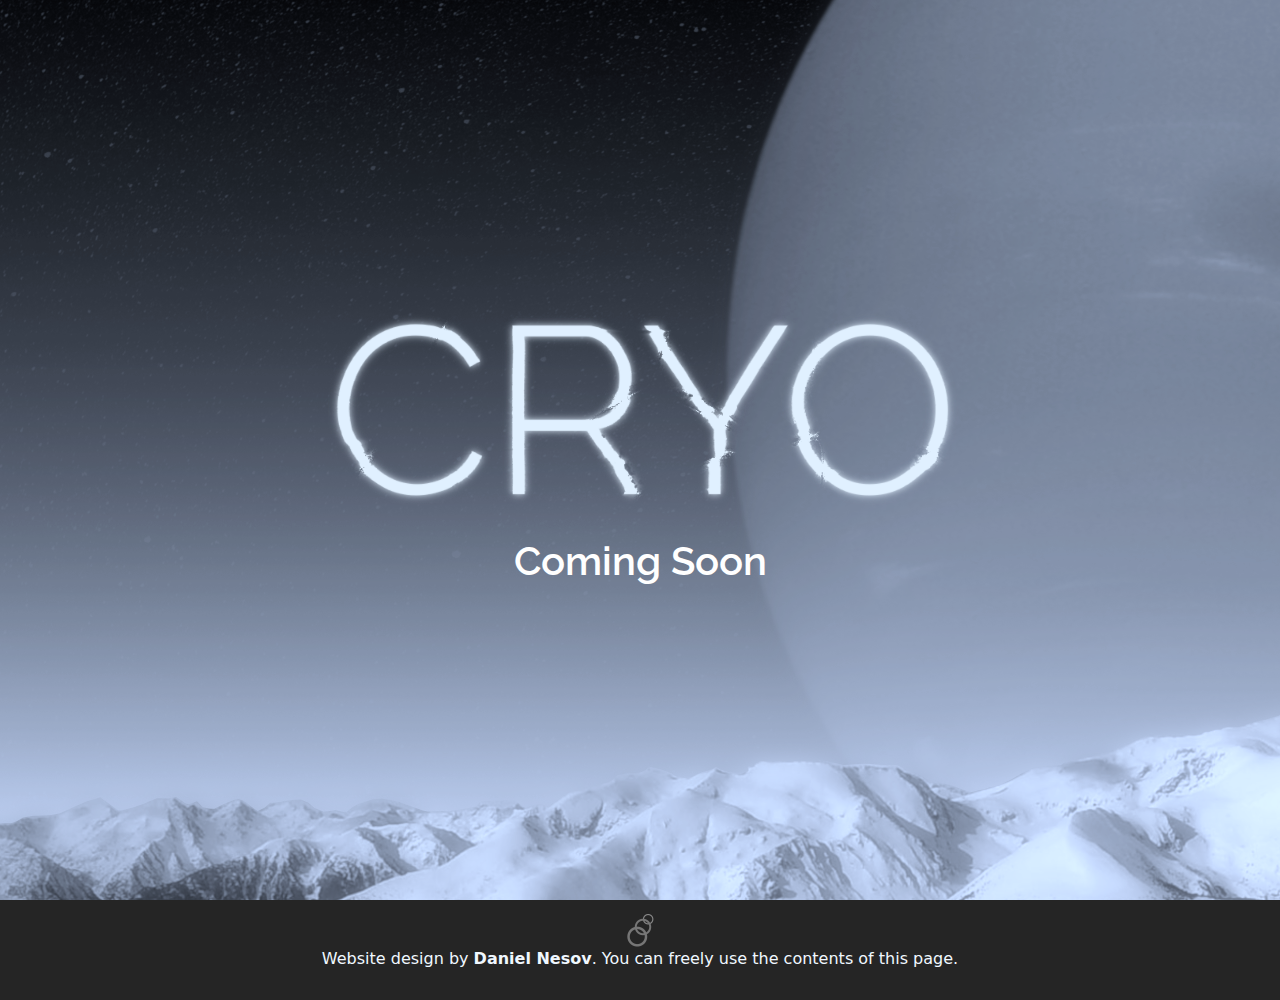
<file: cryo/index.html>
<meta name="viewport" content="width=device-width, initial-scale=1.0">

<!-- MADELINE -->
<head>
    <title>CRYO</title>
    <link rel="stylesheet" href="./assets/bootstrap.min.css">
    <link rel="stylesheet" href="assets/style.css">
</head>

<body>
    <!-- Title -->
    <div id="title" class="container-fluid"
        style="height: 100%; background-image: url(./assets/images/triton.png); background-repeat: no-repeat; background-position: left;">
        <div style="position: absolute; left:50%; top: 50%; transform: translate(-50%, -50%);">
            <img src="assets/images/cryo_text_cropped.png" class="img-fluid" style="width: 100%;">
            <div style="margin-top: 5%;" align="center">
                <h1>Coming Soon</h1>
            </div>
        </div>
    </div>

    <footer class="container-fluid" style="background-color: rgb(37, 37, 37); color: aliceblue; padding: 1%;">
        <div align="center">
            <a href="https://teamastrum.github.io"><img src="./assets/icons/astrum.png"></a>
            <p>Website design by <strong>Daniel Nesov</strong>. You can freely use the contents of this page.</p>
        </div>
    </footer>
</body>
</file>
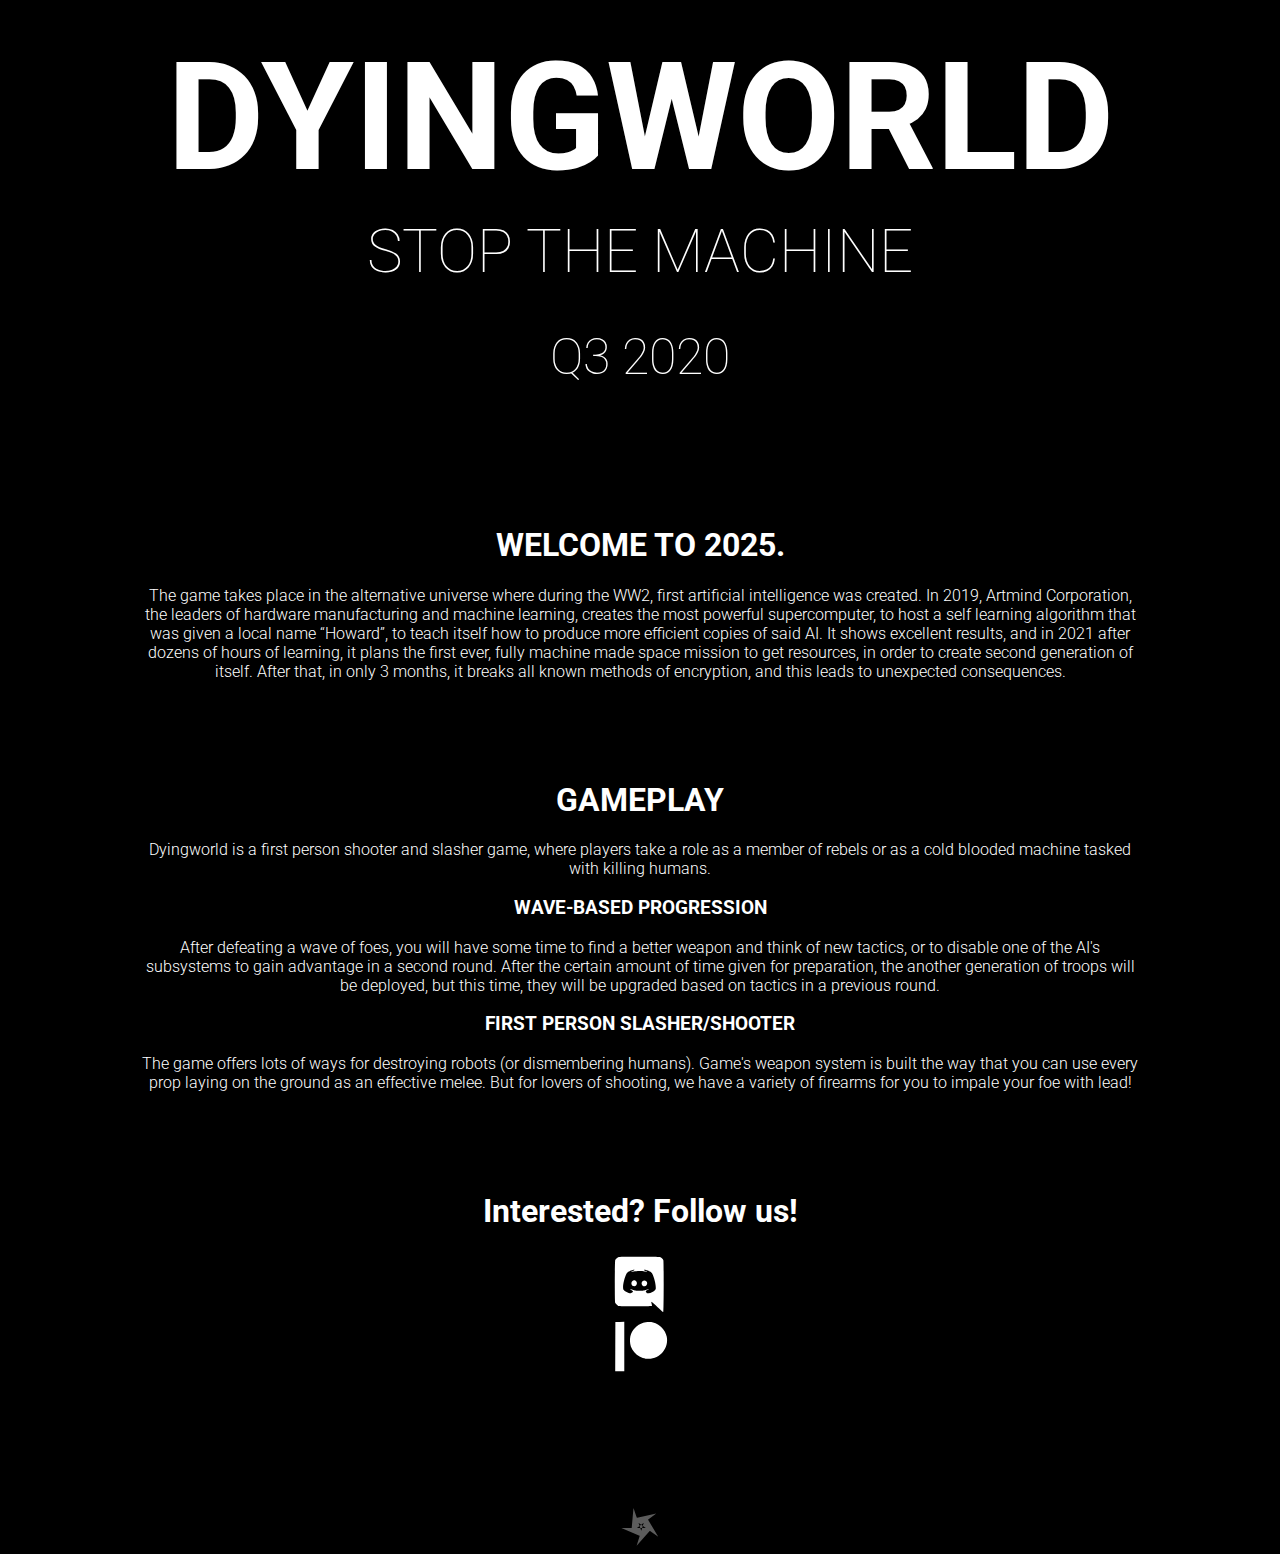
<file: dyingworld/index.html>
<head>
  <title>Dyingworld</title>
  <meta name="author" content="Team Pravum" />
  <meta property="og:title" content="Dyingworld" />
  <meta property="og:image" content="./dw_banner.png" />
  <meta property="og:description" content="Dyingworld unveils a story in a alternative future, in the year 2025 where advanced AI took control over humanity." />
</head>
<body>
  <div id="header">
    <h1 id="title">DYINGWORLD</h1>
    <h2 id="title2" style="margin-bottom: 0px">STOP THE MACHINE</h2>
    <h2 id="title2" style="font-size: 50px">Q3 2020</h2>
  </div>

  <div id="content">
    <div id="gameinfo">
      <h1 style="margin-top: 100px;">WELCOME TO 2025.</h1>
      <p style="max-width: 1000px; margin: 16px auto">
        The game takes place in the alternative universe where during the WW2,
        first artificial intelligence was created. In 2019, Artmind Corporation,
        the leaders of hardware manufacturing and machine learning, creates the
        most powerful supercomputer, to host a self learning algorithm that was
        given a local name “Howard”, to teach itself how to produce more
        efficient copies of said AI. It shows excellent results, and in 2021
        after dozens of hours of learning, it plans the first ever, fully
        machine made space mission to get resources, in order to create second
        generation of itself. After that, in only 3 months, it breaks all known
        methods of encryption, and this leads to unexpected consequences.
      </p>
      <h1 style="margin-top: 100px;">GAMEPLAY</h1>
      <p style="max-width: 1000px; margin: 16px auto">
        Dyingworld is a first person shooter and slasher game, where players
        take a role as a member of rebels or as a cold blooded machine tasked
        with killing humans.
      </p>
      <h3>WAVE-BASED PROGRESSION</h3>
      <p style="max-width: 1000px; margin: 16px auto">
        After defeating a wave of foes, you will have some time to find a better
        weapon and think of new tactics, or to disable one of the AI's
        subsystems to gain advantage in a second round. After the certain amount
        of time given for preparation, the another generation of troops will be
        deployed, but this time, they will be upgraded based on tactics in a
        previous round.
      </p>
      <h3>FIRST PERSON SLASHER/SHOOTER</h3>
      <p style="max-width: 1000px; margin: 16px auto">
        The game offers lots of ways for destroying robots (or dismembering
        humans). Game's weapon system is built the way that you can use every
        prop laying on the ground as an effective melee. But for lovers of
        shooting, we have a variety of firearms for you to impale your foe with
        lead!
      </p>
    </div>

    <div style="margin-top: 100px" id="socials">
      <h1>Interested? Follow us!</h1>
      <div class="grid-container">
        <center>
          <div>
            <a href="https://discordapp.com/invite/dyingworld"
              ><img style="filter: invert(100%);" width="5%" src="discord.svg"
            /></a>
          </div>
          <div>
            <a href="https://www.patreon.com/danielnesov"
              ><img style="filter: invert(100%);" width="5%" src="patreon.svg"
            /></a>
          </div>
        </center>
      </div>
    </div>

    <div style="margin-top: 100px" id=""></div>

    <link rel="stylesheet" href="dw-style.css" />
  </div>

  <footer>
    <center>
      <a href="http://www.pravum.games"
        ><img
          src="pravumSVG.svg"
          style="filter: grayscale(100%); margin-top: 30px;"
          width="3%"
      /></a>
    </center>
  </footer>
</body>
</file>
<file: cryo/assets/style.css>
@import url('https://fonts.googleapis.com/css2?family=Raleway:wght@400;500;600;900&display=swap');

h1 {
    font-family: 'Raleway', sans-serif;
    font-weight: 600;
    color: white;
    box-shadow: 10px, 10px, 10px;
}

#faq h1 {
    font-family: 'Raleway', sans-serif;
    font-weight: 600;
    color: black;
    box-shadow: 10px, 10px, 10px;
}

.platform-icon {
    width: 50px;
}
</file>
<file: dyingworld/dw-style.css>
@import url("https://fonts.googleapis.com/css?family=Roboto:100,300,400,900");

#title {
  font-family: "Roboto", sans-serif;
  color: white;
  font-size: 150;
  font-weight: black;
  margin-bottom: 0px;
  text-align: center;
  margin-top: 30px;
}

#title2 {
  font-family: "Roboto", sans-serif;
  color: white;
  font-size: 60;
  font-weight: 100;
  text-align: center;
  transform: translate(0px, -40px);
}

body {
  background-color: black;
}

h1 {
  font-family: "Roboto", sans-serif;
  color: white;
  text-align: center;
}

p {
  color: white;
  font-family: "Roboto", sans-serif;
  font-weight: 300;
  text-align: center;
}
h2 {
  font-family: "Roboto", sans-serif;
  color: white;
  text-align: center;
}

h3 {
  font-family: "Roboto", sans-serif;
  color: white;
  text-align: center;
}

.card {
  background-color: black;
  color: white;
  border: 2px solid white;
  width: 400px;
  height: 500px;
  position: relative;
  margin-right: 30px;
  transition: 0.25s;
}

.card:hover {
  background-color: white;
  color: black;
}

.card:hover > .toHide {
  display: none;
  pointer-events: none;
}

.toShow {
  display: none;
}

.card:hover > .toShow {
  display: table;
}

.grid-container {
  display: flex;
  justify-content: center;
}
</file>
